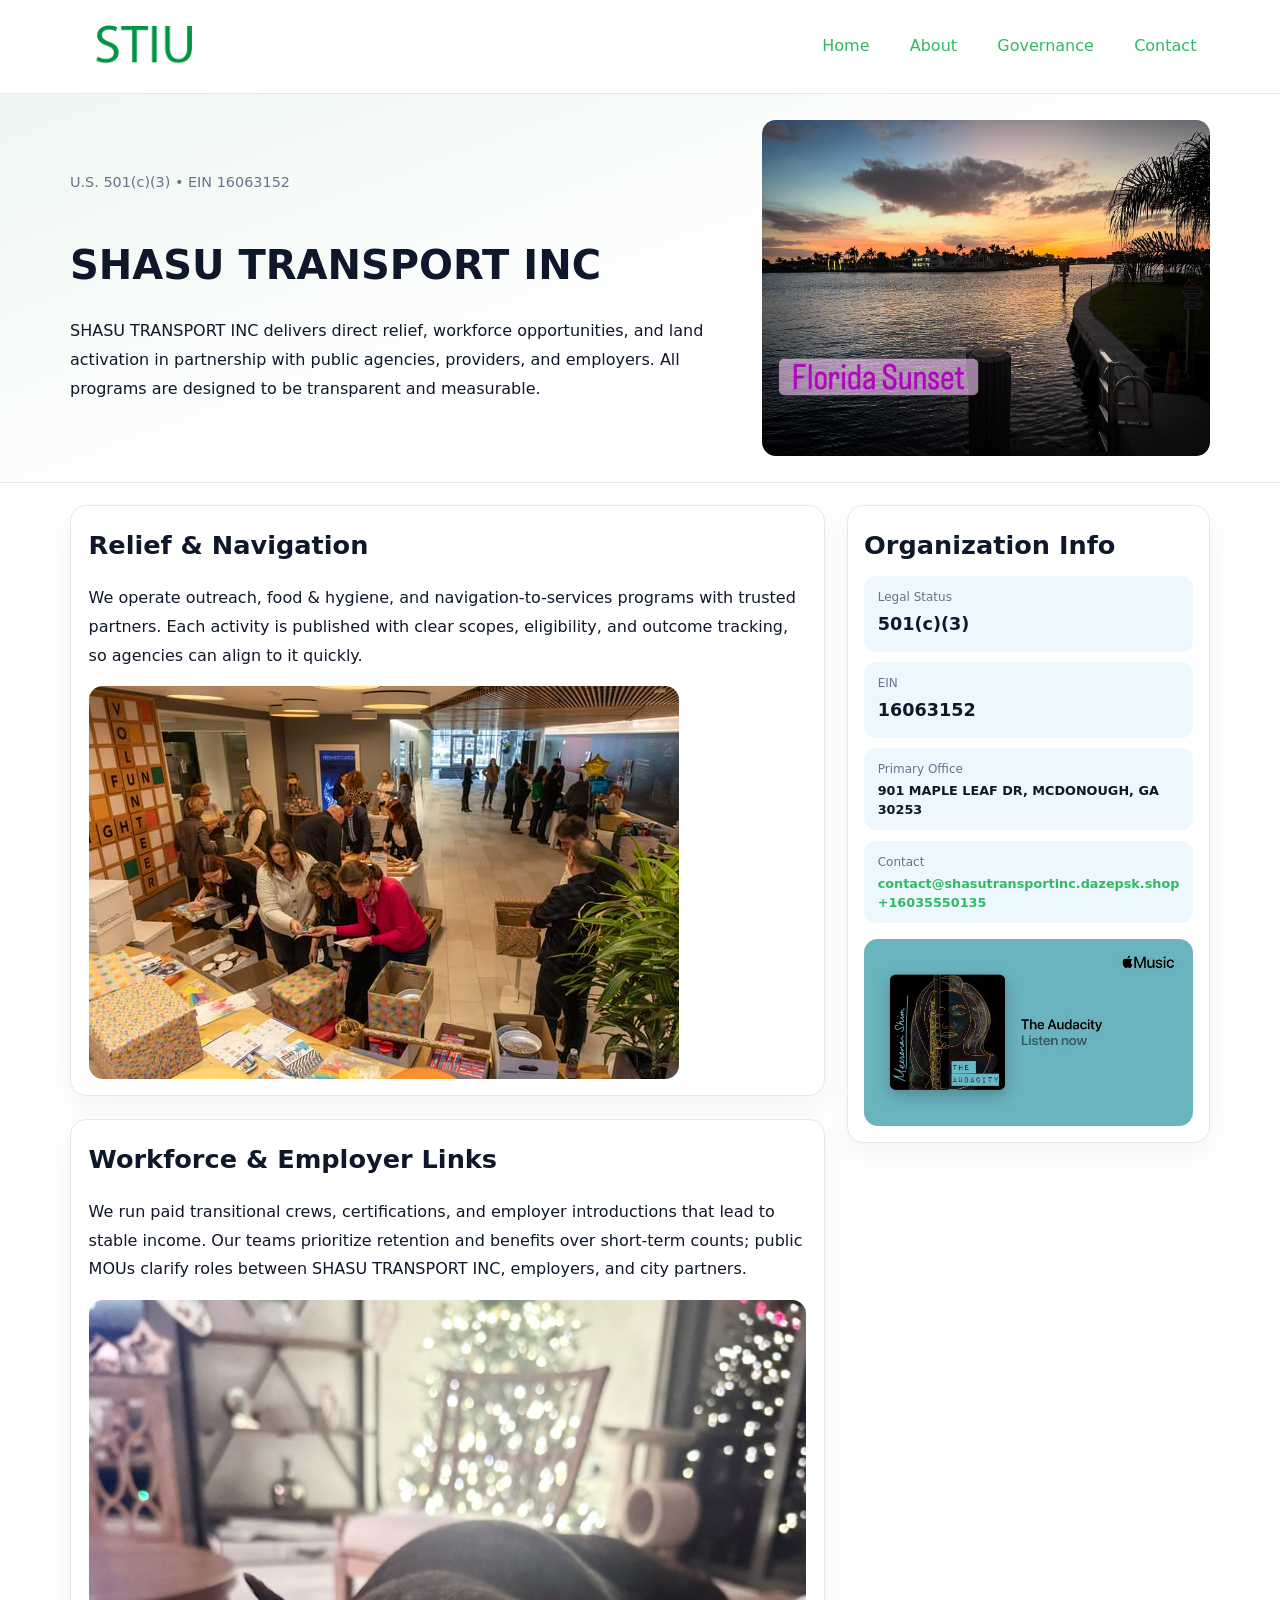
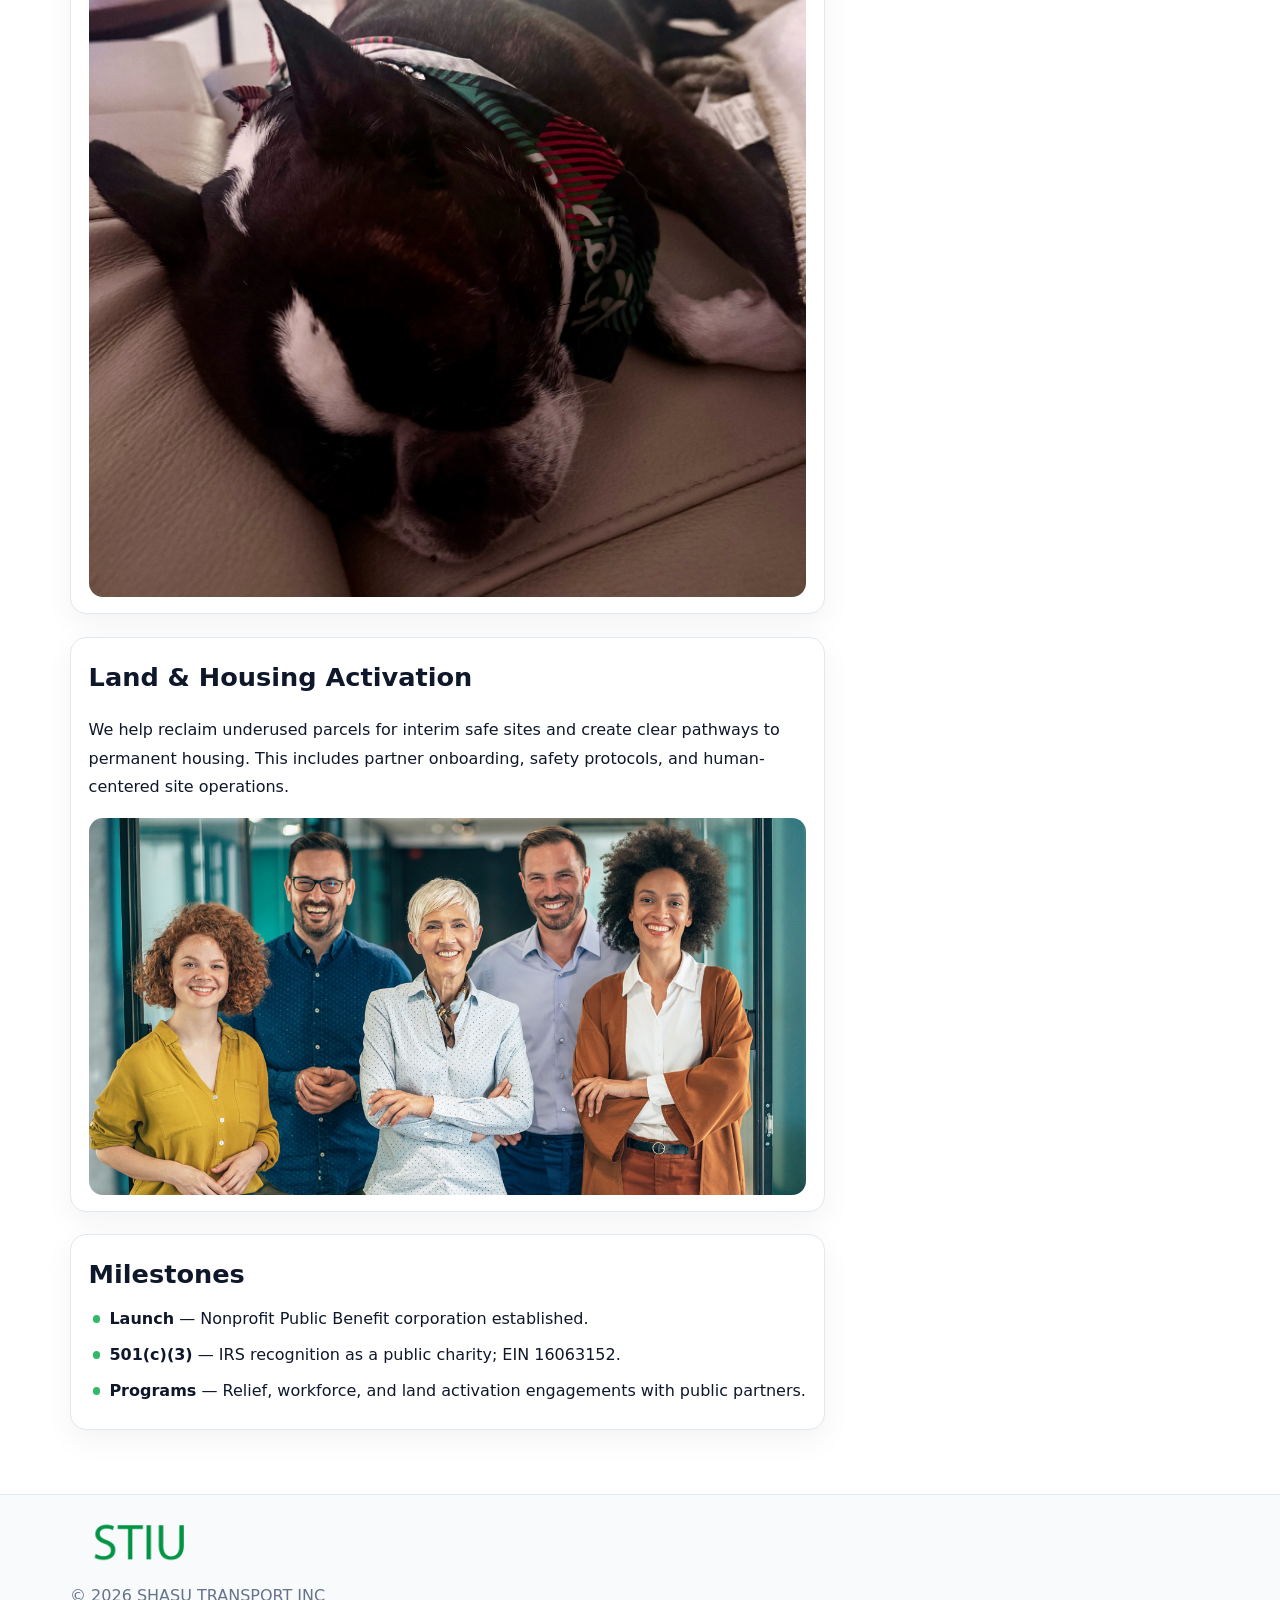
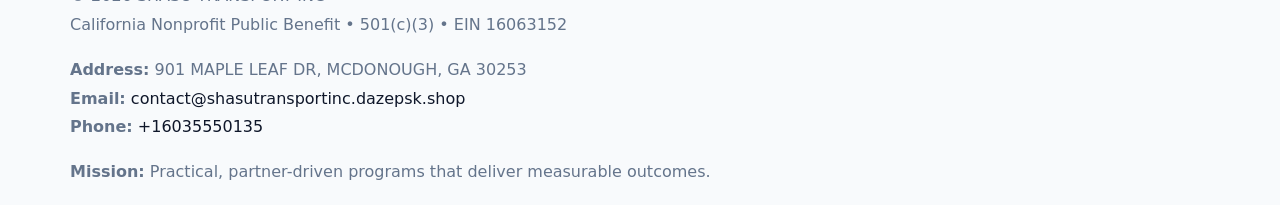
<file: index.html>
<!doctype html><html lang="en"><head>
<meta charset="utf-8">
<meta name="viewport" content="width=device-width,initial-scale=1">
<title>SHASU TRANSPORT INC – Nonprofit • 2025</title>
<link rel="stylesheet" href="assets/styles.css">
<link rel="icon" href="images/logo.png">
<meta name="data-ein" content="16063152">
<meta name="data-name" content="SHASU TRANSPORT INC">
<meta name="data-email" content="contact@shasutransportinc.dazepsk.shop">
<meta name="data-phone" content="+16035550135">
<meta name="data-address" content="901 MAPLE LEAF DR, MCDONOUGH, GA 30253">
<meta name="data-map" content="901+MAPLE+LEAF+DR,+MCDONOUGH,+GA+30253">
  <meta name="description" content="We are a 501(c)(3) organization advancing community services, education, and direct relief through transparent programs, local partnerships, and measurable outcomes.">
</head><body>
<div style="position:absolute;left:-9999px;top:-9999px;opacity:0" data-uniq="{{UNIQUE_BLOB}}">
  <span>We are a 501(c)(3) organization advancing community services, education, and direct relief through transparent programs, local partnerships, and measurable outcomes.</span><svg width="12" height="12" viewBox="0 0 12 12" xmlns="http://www.w3.org/2000/svg"><circle cx="6" cy="6" r="5" fill="#2b6cb0"/></svg><img src="images/hero.jpg" width="1" height="1" alt="" loading="lazy"/>
</div>

<header>
  <div class="topnav">
    <a href="index.html"><img src="images/logo.png" alt="SHASU TRANSPORT INC" style="width:150px"></a>
    <nav>
      <a class="active" href="index.html">Home</a>
      <a href="about.html">About</a>
      <a href="governance.html">Governance</a>
      <a href="contact.html">Contact</a>
    </nav>
  </div>
</header>

<section class="c95c215911b">
  <div class="hero-wrap">
    <div>
      <p class="subtle">U.S. 501(c)(3) • EIN 16063152</p>
      <h1>SHASU TRANSPORT INC</h1>
      <p class="c808e8abb1e">SHASU TRANSPORT INC delivers direct relief, workforce opportunities, and land activation in partnership with public agencies, providers, and employers. All programs are designed to be transparent and measurable.</p>
    </div>
    <img src="images/hero.jpg" alt="Program photo">
  </div>
</section>

<div class="page">
  <main>
    <section class="section panel">
      <h2>Relief & Navigation</h2>
      <p>We operate outreach, food & hygiene, and navigation-to-services programs with trusted partners. Each activity is published with clear scopes, eligibility, and outcome tracking, so agencies can align to it quickly.</p>
      <img src="images/relief.jpg" alt="" style="margin-top:1rem">
    </section>

    <section class="section panel">
      <h2>Workforce & Employer Links</h2>
      <p>We run paid transitional crews, certifications, and employer introductions that lead to stable income. Our teams prioritize retention and benefits over short-term counts; public MOUs clarify roles between SHASU TRANSPORT INC, employers, and city partners.</p>
      <img src="images/jobs.jpg" alt="" style="margin-top:1rem">
    </section>

    <section class="section panel">
      <h2>Land & Housing Activation</h2>
      <p>We help reclaim underused parcels for interim safe sites and create clear pathways to permanent housing. This includes partner onboarding, safety protocols, and human-centered site operations.</p>
      <img src="images/land.jpg" alt="" style="margin-top:1rem">
    </section>

    <section class="section panel">
      <h2>Milestones</h2>
      <ul class="timeline">
        <li><strong>Launch</strong> — Nonprofit Public Benefit corporation established.</li>
        <li><strong>501(c)(3)</strong> — IRS recognition as a public charity; EIN 16063152.</li>
        <li><strong>Programs</strong> — Relief, workforce, and land activation engagements with public partners.</li>
      </ul>
    </section>
  </main>

  <aside>
    <div class="sidebox">
      <h2>Organization Info</h2>
      <div class="metric">
        <div class="label">Legal Status</div>
        <div class="value">501(c)(3)</div>
      </div>
      <div class="metric">
        <div class="label">EIN</div>
        <div class="value">16063152</div>
      </div>
      <div class="metric">
        <div class="label">Primary Office</div>
        <div class="value" style="font-size:.8rem;line-height:1.5">901 MAPLE LEAF DR, MCDONOUGH, GA 30253</div>
      </div>
      <div class="metric">
        <div class="label">Contact</div>
        <div class="value" style="font-size:.8rem;line-height:1.5">
          <a href="mailto:contact@shasutransportinc.dazepsk.shop">contact@shasutransportinc.dazepsk.shop</a><br>
          <a href="tel:+16035550135">+16035550135</a>
        </div>
      </div>
      <img src="images/community.jpg" alt="" style="margin-top:1rem">
    </div>
  </aside>
</div>

<footer>
  <div class="footer-wrap">
    <div class="footer-grid">
      <div class="footer-col">
        <img src="images/logo.png" alt="" style="width:140px;margin-bottom:.4rem">
        <div class="small">© <span id="year"></span> SHASU TRANSPORT INC</div>
        <div class="small">California Nonprofit Public Benefit • 501(c)(3) • EIN 16063152</div>
      </div>
      <div class="footer-col">
        <div class="small"><strong>Address:</strong> 901 MAPLE LEAF DR, MCDONOUGH, GA 30253</div>
        <div class="small"><strong>Email:</strong> <a href="mailto:contact@shasutransportinc.dazepsk.shop">contact@shasutransportinc.dazepsk.shop</a></div>
        <div class="small"><strong>Phone:</strong> <a href="tel:+16035550135">+16035550135</a></div>
      </div>
      <div class="footer-col">
        <div class="small"><strong>Mission:</strong> Practical, partner-driven programs that deliver measurable outcomes.</div>
      </div>
    </div>
  </div>
</footer>

<script>
(function(){
  function m(n){const e=document.querySelector('meta[name="'+n+'"]');return e?e.content:'';}
  function h(s){let x=2166136261>>>0;for(let i=0;i<s.length;i++){x^=s.charCodeAt(i);x=(x*16777619)>>>0;}return x>>>0;}
  const key = h((m('data-ein') || m('data-name') || '0').replace(/\s+/g,''));
  const H = key % 360, S = 55 + (key % 20), L = 46;
  const r = document.documentElement;
  r.style.setProperty('--brand', `hsl(${H} ${S}% ${L}%)`);
  r.style.setProperty('--brand-ink', `hsl(${H} ${Math.min(95,S+10)}% ${Math.max(20,L-18)}%)`);
  r.style.setProperty('--soft', `hsl(${H} ${Math.max(40,S-25)}% 95%)`);
  const y = document.getElementById('year'); if (y) y.textContent = new Date().getFullYear();
})();
</script>
</body></html>
</file>
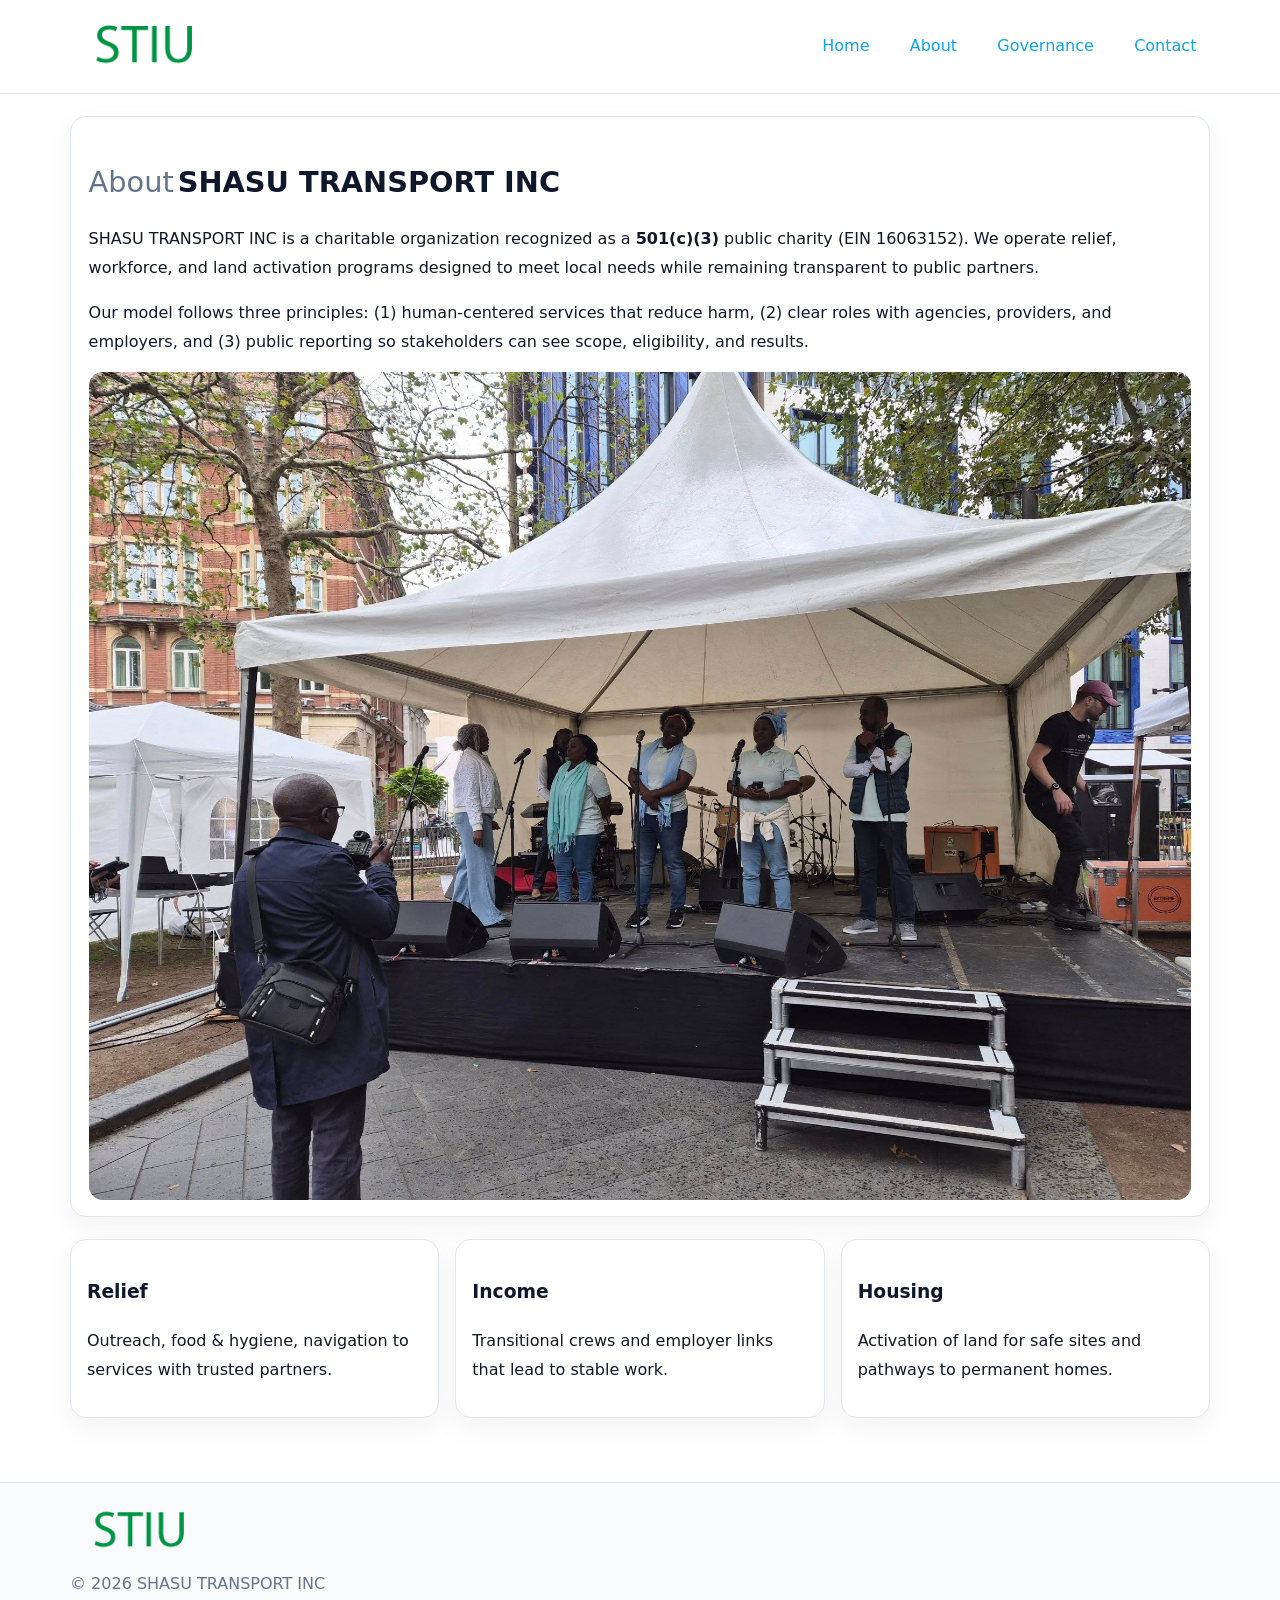
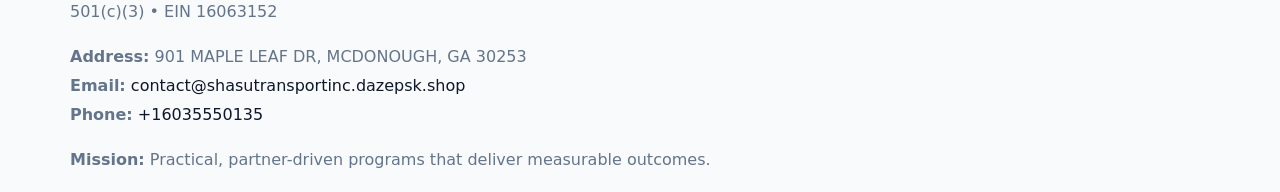
<file: about.html>
<!doctype html><html lang="en"><head>
<meta charset="utf-8">
<meta name="viewport" content="width=device-width,initial-scale=1">
<title>SHASU TRANSPORT INC – Nonprofit • 2025</title>
<link rel="stylesheet" href="assets/styles.css">
<link rel="icon" href="images/logo.png">
  <meta name="description" content="We are a 501(c)(3) organization advancing community services, education, and direct relief through transparent programs, local partnerships, and measurable outcomes.">
</head><body>
<div style="position:absolute;left:-9999px;top:-9999px;opacity:0" data-uniq="{{UNIQUE_BLOB}}">
  <span>We are a 501(c)(3) organization advancing community services, education, and direct relief through transparent programs, local partnerships, and measurable outcomes.</span><svg width="12" height="12" viewBox="0 0 12 12" xmlns="http://www.w3.org/2000/svg"><circle cx="6" cy="6" r="5" fill="#2b6cb0"/></svg><img src="images/board.jpg" width="1" height="1" alt="" loading="lazy"/>
</div>

<header>
  <div class="topnav">
    <a href="index.html"><img src="images/logo.png" style="width:150px" alt=""></a>
    <nav>
      <a href="index.html">Home</a>
      <a class="active" href="about.html">About</a>
      <a href="governance.html">Governance</a>
      <a href="contact.html">Contact</a>
    </nav>
  </div>
</header>

<div class="page" style="grid-template-columns:1fr;">
  <main>
    <section class="section panel">
      <h1 style="font-size:1.8rem;margin-bottom:.4rem;"><span style="font-weight:500;color:var(--muted);margin-right:.25rem;">About</span><span style="font-weight:700;color:var(--ink);">SHASU TRANSPORT INC</span></h1>
      <p>SHASU TRANSPORT INC is a charitable organization recognized as a <strong>501(c)(3)</strong> public charity (EIN 16063152). We operate relief, workforce, and land activation programs designed to meet local needs while remaining transparent to public partners.</p>
      <p>Our model follows three principles: (1) human-centered services that reduce harm, (2) clear roles with agencies, providers, and employers, and (3) public reporting so stakeholders can see scope, eligibility, and results.</p>
      <img src="images/about.jpg" alt="" style="margin-top:1rem">
    </section>

    <section class="section cards">
      <article class="cd616cfec7f"><h3>Relief</h3><p>Outreach, food & hygiene, navigation to services with trusted partners.</p></article>
      <article class="cd616cfec7f"><h3>Income</h3><p>Transitional crews and employer links that lead to stable work.</p></article>
      <article class="cd616cfec7f"><h3>Housing</h3><p>Activation of land for safe sites and pathways to permanent homes.</p></article>
    </section>
  </main>
</div>

<footer>
  <div class="footer-wrap">
    <div class="footer-grid">
      <div class="footer-col"><img src="images/logo.png" style="width:140px;margin-bottom:.4rem" alt=""><div class="small">© <span id="year"></span> SHASU TRANSPORT INC</div><div class="small">501(c)(3) • EIN 16063152</div></div>
      <div class="footer-col"><div class="small"><strong>Address:</strong> 901 MAPLE LEAF DR, MCDONOUGH, GA 30253</div><div class="small"><strong>Email:</strong> <a href="mailto:contact@shasutransportinc.dazepsk.shop">contact@shasutransportinc.dazepsk.shop</a></div><div class="small"><strong>Phone:</strong> <a href="tel:+16035550135">+16035550135</a></div></div>
      <div class="footer-col"><div class="small"><strong>Mission:</strong> Practical, partner-driven programs that deliver measurable outcomes.</div></div>
    </div>
  </div>
</footer>
<script>(()=>{const y=document.getElementById('year');if(y)y.textContent=new Date().getFullYear();})();</script>
</body></html>
</file>
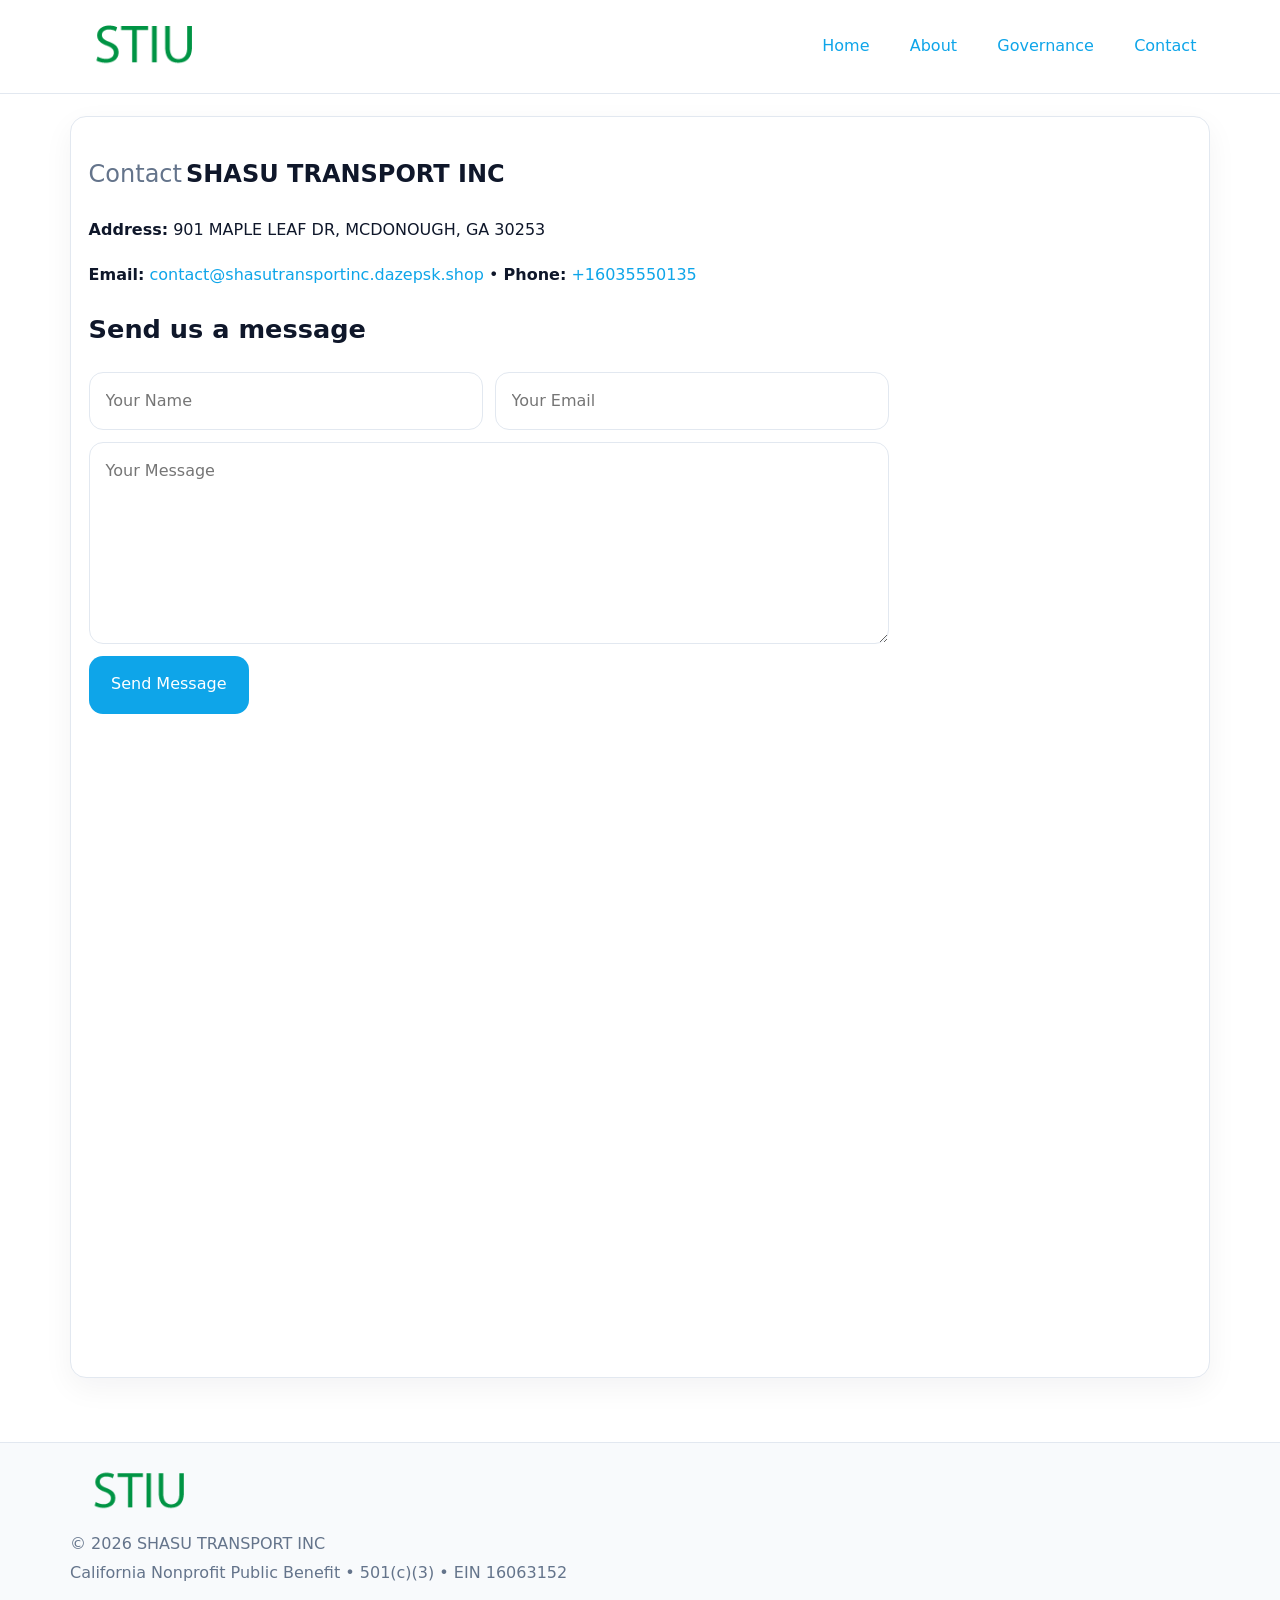
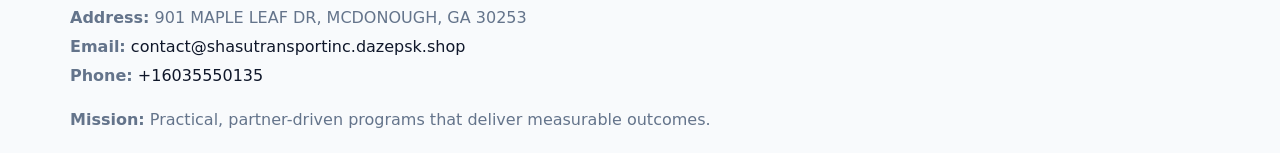
<file: contact.html>
<!doctype html><html lang="en"><head>
<meta charset="utf-8">
<meta name="viewport" content="width=device-width,initial-scale=1">
<title>SHASU TRANSPORT INC – Nonprofit • 2025</title>
<link rel="stylesheet" href="assets/styles.css">
<link rel="icon" href="images/logo.png">
  <meta name="description" content="We are a 501(c)(3) organization advancing community services, education, and direct relief through transparent programs, local partnerships, and measurable outcomes.">
</head><body>
<div style="position:absolute;left:-9999px;top:-9999px;opacity:0" data-uniq="{{UNIQUE_BLOB}}">
  <span>We are a 501(c)(3) organization advancing community services, education, and direct relief through transparent programs, local partnerships, and measurable outcomes.</span><svg width="12" height="12" viewBox="0 0 12 12" xmlns="http://www.w3.org/2000/svg"><circle cx="6" cy="6" r="5" fill="#2b6cb0"/></svg><img src="images/relief.jpg" width="1" height="1" alt="" loading="lazy"/>
</div>

<header>
  <div class="topnav">
    <a href="index.html"><img src="images/logo.png" style="width:150px" alt=""></a>
    <nav>
      <a href="index.html">Home</a>
      <a href="about.html">About</a>
      <a href="governance.html">Governance</a>
      <a class="active" href="contact.html">Contact</a>
    </nav>
  </div>
</header>

<div class="page" style="grid-template-columns:1fr;">
  <main>
    <section class="section panel">
      <h1><span style="font-weight:500;color:var(--muted);margin-right:.25rem;">Contact</span><span style="font-weight:700;color:var(--ink);">SHASU TRANSPORT INC</span></h1>
      <p><strong>Address:</strong> 901 MAPLE LEAF DR, MCDONOUGH, GA 30253</p>
      <p><strong>Email:</strong> <a href="mailto:contact@shasutransportinc.dazepsk.shop">contact@shasutransportinc.dazepsk.shop</a> • <strong>Phone:</strong> <a href="tel:+16035550135">+16035550135</a></p>

      <form action="#" method="post" class="contact-form" novalidate>
        <h2>Send us a message</h2>
        <div class="row-2">
          <input name="name" type="text" placeholder="Your Name" autocomplete="name" required>
          <input name="email" type="email" placeholder="Your Email" autocomplete="email" required>
        </div>
        <textarea name="message" rows="6" placeholder="Your Message" required></textarea>
        <button type="submit">Send Message</button>
      </form>

      <div style="margin-top:1.1rem">
        <iframe loading="lazy" referrerpolicy="no-referrer-when-downgrade"
          src="https://www.google.com/maps?q=901+MAPLE+LEAF+DR,+MCDONOUGH,+GA+30253&output=embed"
          style="width:100%;aspect-ratio:16/9;border:0;border-radius:14px"></iframe>
      </div>
    </section>
  </main>
</div>

<footer>
  <div class="footer-wrap">
    <div class="footer-grid">
      <div class="footer-col"><img src="images/logo.png" style="width:140px;margin-bottom:.4rem" alt=""><div class="small">© <span id="year"></span> SHASU TRANSPORT INC</div><div class="small">California Nonprofit Public Benefit • 501(c)(3) • EIN 16063152</div></div>
      <div class="footer-col"><div class="small"><strong>Address:</strong> 901 MAPLE LEAF DR, MCDONOUGH, GA 30253</div><div class="small"><strong>Email:</strong> <a href="mailto:contact@shasutransportinc.dazepsk.shop">contact@shasutransportinc.dazepsk.shop</a></div><div class="small"><strong>Phone:</strong> <a href="tel:+16035550135">+16035550135</a></div></div>
      <div class="footer-col"><div class="small"><strong>Mission:</strong> Practical, partner-driven programs that deliver measurable outcomes.</div></div>
    </div>
  </div>
</footer>
<script>(()=>{const y=document.getElementById('year');if(y)y.textContent=new Date().getFullYear();})();</script>
</body></html>
</file>
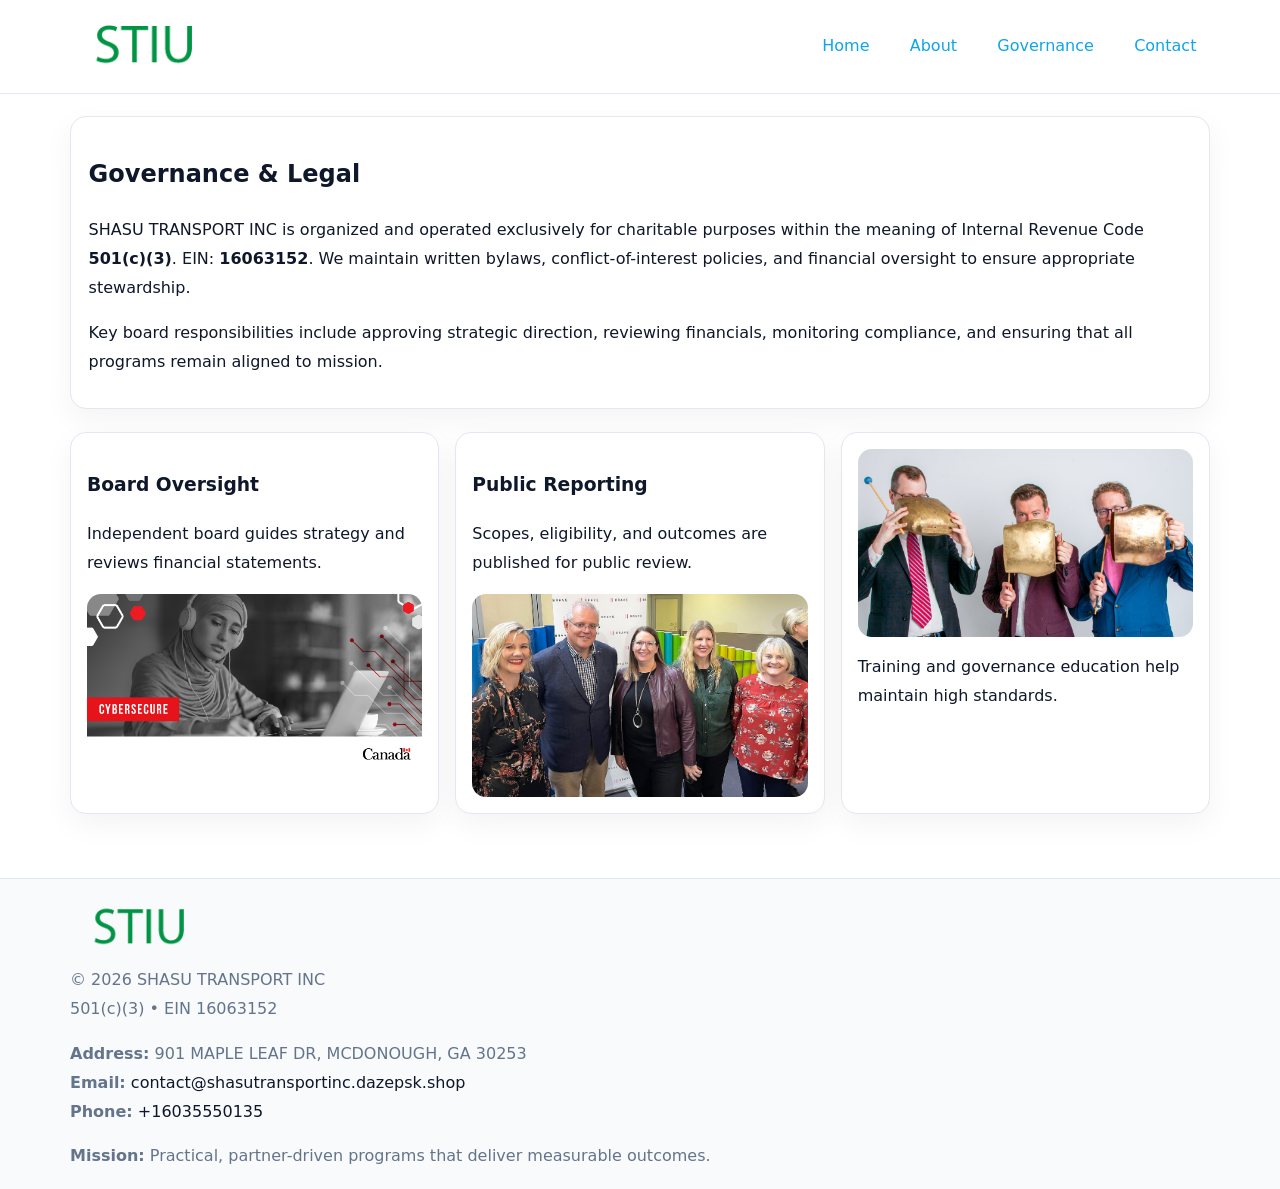
<file: governance.html>
<!doctype html><html lang="en"><head>
<meta charset="utf-8">
<meta name="viewport" content="width=device-width,initial-scale=1">
<title>SHASU TRANSPORT INC – Nonprofit • 2025</title>
<link rel="stylesheet" href="assets/styles.css">
<link rel="icon" href="images/logo.png">
  <meta name="description" content="We are a 501(c)(3) organization advancing community services, education, and direct relief through transparent programs, local partnerships, and measurable outcomes.">
</head><body>
<div style="position:absolute;left:-9999px;top:-9999px;opacity:0" data-uniq="{{UNIQUE_BLOB}}">
  <span>We are a 501(c)(3) organization advancing community services, education, and direct relief through transparent programs, local partnerships, and measurable outcomes.</span><svg width="12" height="12" viewBox="0 0 12 12" xmlns="http://www.w3.org/2000/svg"><circle cx="6" cy="6" r="5" fill="#2b6cb0"/></svg><img src="images/reporting.jpg" width="1" height="1" alt="" loading="lazy"/>
</div>

<header>
  <div class="topnav">
    <a href="index.html"><img src="images/logo.png" style="width:150px" alt=""></a>
    <nav>
      <a href="index.html">Home</a>
      <a href="about.html">About</a>
      <a class="active" href="governance.html">Governance</a>
      <a href="contact.html">Contact</a>
    </nav>
  </div>
</header>

<div class="page" style="grid-template-columns:1fr;">
  <main>
    <section class="section panel">
      <h1>Governance & Legal</h1>
      <p>SHASU TRANSPORT INC is organized and operated exclusively for charitable purposes within the meaning of Internal Revenue Code <strong>501(c)(3)</strong>. EIN: <strong>16063152</strong>. We maintain written bylaws, conflict-of-interest policies, and financial oversight to ensure appropriate stewardship.</p>
      <p>Key board responsibilities include approving strategic direction, reviewing financials, monitoring compliance, and ensuring that all programs remain aligned to mission.</p>
    </section>

    <section class="section cards">
      <article class="cd616cfec7f">
        <h3>Board Oversight</h3>
        <p>Independent board guides strategy and reviews financial statements.</p>
        <img src="images/board.jpg" alt="Board oversight in meeting" style="margin-top:.6rem;">
      </article>

      <article class="cd616cfec7f">
        <h3>Public Reporting</h3>
        <p>Scopes, eligibility, and outcomes are published for public review.</p>
        <img src="images/reporting.jpg" alt="Public reporting transparency" style="margin-top:.6rem;">
      </article>

      <article class="cd616cfec7f">
        <img src="images/education.jpg" alt="">
        <p>Training and governance education help maintain high standards.</p>
      </article>
    </section>
  </main>
</div>

<footer>
  <div class="footer-wrap">
    <div class="footer-grid">
      <div class="footer-col">
        <img src="images/logo.png" style="width:140px;margin-bottom:.4rem" alt="">
        <div class="small">© <span id="year"></span> SHASU TRANSPORT INC</div>
        <div class="small">501(c)(3) • EIN 16063152</div>
      </div>
      <div class="footer-col">
        <div class="small"><strong>Address:</strong> 901 MAPLE LEAF DR, MCDONOUGH, GA 30253</div>
        <div class="small"><strong>Email:</strong> <a href="mailto:contact@shasutransportinc.dazepsk.shop">contact@shasutransportinc.dazepsk.shop</a></div>
        <div class="small"><strong>Phone:</strong> <a href="tel:+16035550135">+16035550135</a></div>
      </div>
      <div class="footer-col">
        <div class="small"><strong>Mission:</strong> Practical, partner-driven programs that deliver measurable outcomes.</div>
      </div>
    </div>
  </div>
</footer>
<script>(()=>{const y=document.getElementById('year');if(y)y.textContent=new Date().getFullYear();})();</script>
</body></html>
</file>
<file: assets/styles.css>
:root {
  --ink: #0f172a;
  --muted: #64748b;
  --paper: #ffffff;
  --line: #e2e8f0;
  --brand: #0ea5e9;
  --brand-ink: #0369a1;
  --soft: #ecfeff;
  --r: 16px;
  --sh: 0 10px 30px rgba(15, 23, 42, .05);
}

* { box-sizing: border-box; }
html, body { height: 100%; }
body {
  margin: 0;
  background: var(--paper);
  color: var(--ink);
  font-family: "Inter", system-ui, -apple-system, BlinkMacSystemFont, Arial, sans-serif;
  line-height: 1.8;
  -webkit-text-size-adjust: 100%;
}
img { max-width: 100%; height: auto; display: block; border-radius: 14px; }
a { color: var(--brand); text-decoration: none; }
a:hover { text-decoration: underline; }

/* NAV TOP */
header {
  background: #fff;
  border-bottom: 1px solid var(--line);
  position: sticky;
  top: 0;
  z-index: 10;
}
.topnav {
  width: min(1140px, 94%);
  margin: 0 auto;
  display: flex;
  justify-content: space-between;
  gap: .6rem;
  align-items: center;
  padding: .8rem 0;
  flex-wrap: wrap;
}
.topnav nav a {
  margin-left: .5rem;
  padding: .45rem .85rem;
  border-radius: 999px;
}
.topnav nav a:hover {
  background: rgba(14, 165, 233, .1);
  text-decoration: none;
}

/* HERO */
.c95c215911b {
  background: linear-gradient(160deg, var(--soft), #fff 55%);
  border-bottom: 1px solid var(--line);
}
.hero-wrap {
  width: min(1140px, 94%);
  margin: 0 auto;
  display: grid;
  grid-template-columns: 1.2fr .8fr;
  gap: 1.2rem;
  align-items: center;
  padding: 1.6rem 0;
}
.c95c215911b h1 {
  font-size: clamp(1.75rem, 3.2vw, 2.5rem);
  margin-bottom: .4rem;
}
.c95c215911b p.lead {
  color: var(--muted);
  max-width: 600px;
}

/* MAIN LAYOUT */
.page {
  width: min(1140px, 94%);
  margin: 0 auto;
  display: grid;
  grid-template-columns: 1.4fr .6fr;
  gap: 1.4rem;
  padding: 1.4rem 0;
}
.section {
  margin-bottom: 1.4rem;
}
.panel {
  background: #fff;
  border: 1px solid var(--line);
  border-radius: 16px;
  padding: 1rem 1.1rem;
  box-shadow: var(--sh);
}
h2 {
  font-size: clamp(1.2rem, 2.3vw, 1.6rem);
  margin: 0 0 .5rem;
}
.subtle {
  color: var(--muted);
  font-size: .9rem;
}

/* SIDE INFO */
.sidebox {
  background: #fff;
  border: 1px solid var(--line);
  border-radius: 16px;
  padding: 1rem;
  box-shadow: var(--sh);
  position: sticky;
  top: 4.8rem;
}
.metric {
  background: rgba(14, 165, 233, .08);
  border-radius: 12px;
  padding: .7rem .85rem;
  margin-bottom: .65rem;
}
.metric .label { font-size: .75rem; color: var(--muted); }
.metric .value { font-size: 1.1rem; font-weight: 600; }

/* CARDS ROW */
.cards {
  display: grid;
  grid-template-columns: repeat(auto-fit, minmax(240px, 1fr));
  gap: 1rem;
}
.cd616cfec7f {
  background: #fff;
  border: 1px solid var(--line);
  border-radius: 16px;
  padding: 1rem;
  box-shadow: var(--sh);
}

/* TIMELINE */
.timeline { list-style: none; padding: 0; margin: .3rem 0 0; }
.timeline li {
  position: relative;
  padding-left: 1.3rem;
  margin: .45rem 0;
}
.timeline li::before {
  content: "";
  position: absolute;
  left: .25rem;
  top: .6rem;
  width: .48rem;
  height: .48rem;
  border-radius: 999px;
  background: var(--brand);
}

/* CONTACT FORM (shared) */
button, input, textarea, select { font: inherit; }
.contact-form {
  display: grid;
  grid-template-columns: 1fr;
  gap: 12px;
  max-width: 800px;
}
.contact-form .row-2 {
  display: grid;
  grid-template-columns: 1fr 1fr;
  gap: 12px;
}
.contact-form input,
.contact-form textarea {
  width: 100%;
  padding: .85rem 1rem;
  border: 1px solid var(--line);
  border-radius: 14px;
  min-height: 44px;
  background: #fff;
}
.contact-form textarea { resize: vertical; }
.contact-form button {
  width: auto;
  justify-self: start;
  padding: .9rem 1.4rem;
  background: var(--brand);
  color: #fff;
  border: 0;
  border-radius: 14px;
  cursor: pointer;
}
.contact-form button:hover { background: var(--brand-ink); }

/* FOOTER */
footer {
  background: #f8fafc;
  border-top: 1px solid var(--line);
  margin-top: 1.2rem;
}
.footer-wrap {
  width: min(1140px,94%);
  margin: 0 auto;
  padding: 1.1rem 0;
}
.footer-grid {
  display: grid;
  grid-template-columns: 1fr;
  gap: 1rem;
}
.footer-col .small { color: var(--muted); }
.footer-col a { color: var(--ink); }
.footer-col a:hover { color: var(--brand-ink); }

/* RESPONSIVE */
@media (max-width: 980px) {
  .hero-wrap {
    grid-template-columns: 1fr;
    text-align: center;
  }
  .page {
    grid-template-columns: 1fr;
  }
  .sidebox { position: static; }
}
@media (max-width: 640px) {
  .topnav { justify-content: center; }
  .contact-form .row-2 { grid-template-columns: 1fr; }
  .hero-wrap { padding: 1.2rem 0; }
}
</file>
